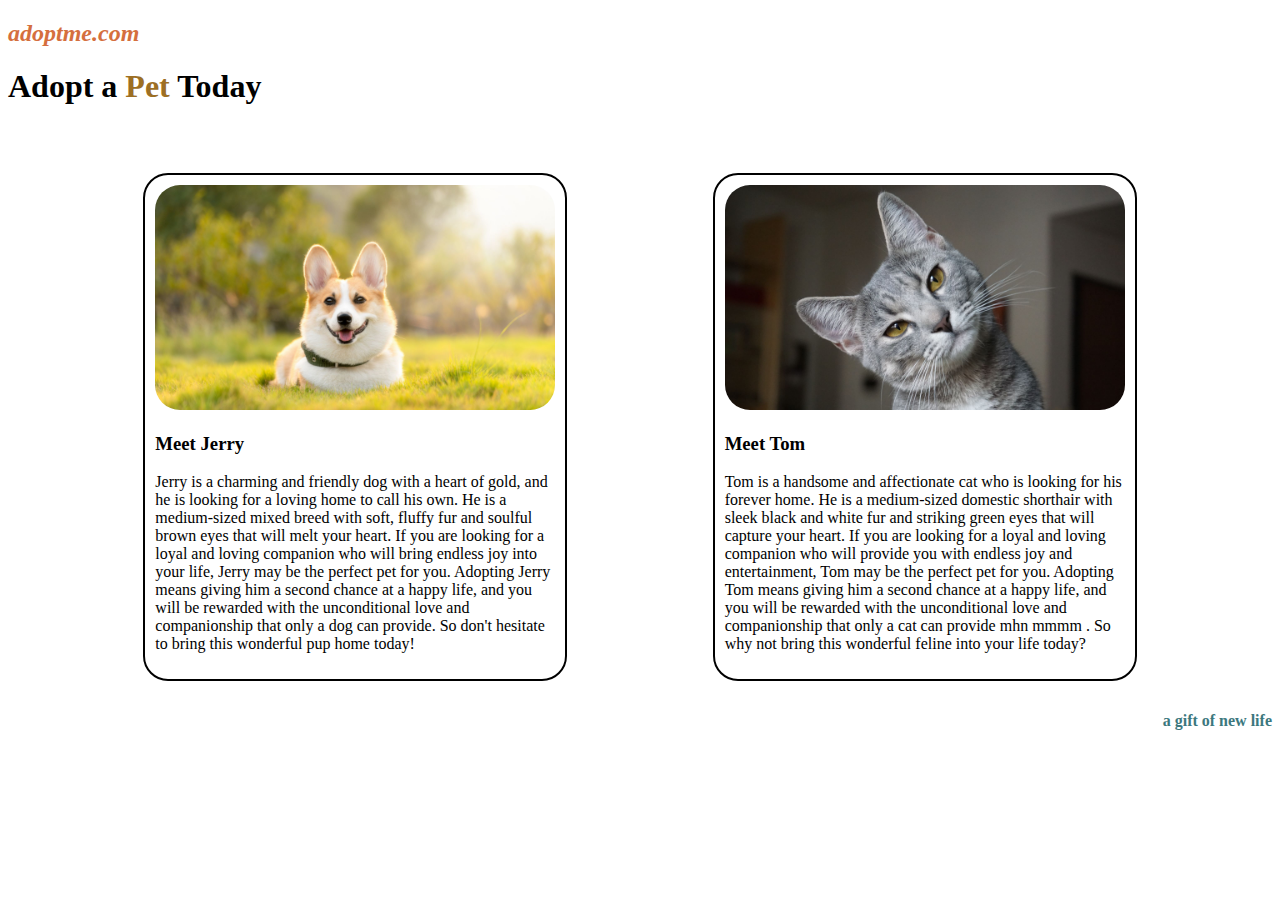
<file: PetsAdoption/index.html>
<!DOCTYPE html>
<html lang="en">
  <head>
    <meta charset="UTF-8" />
    <meta http-equiv="X-UA-Compatible" content="IE=edge" />
    <meta name="viewport" content="width=device-width, initial-scale=1.0" />
    <title>CSS</title>
    <link rel="stylesheet" href="style.css" />
  </head>
  <body>
    <h2><i>adoptme.com</i></h2>
    <h1>Adopt a <span>Pet</span> Today</h1>
    <br /><br />
    <div id="pets">
      <div class="card">
        <img src="dog.jpg" alt="jerry" />
        <h3>Meet Jerry</h3>
        <p>
          Jerry is a charming and friendly dog with a heart of gold, and he is
          looking for a loving home to call his own. He is a medium-sized mixed
          breed with soft, fluffy fur and soulful brown eyes that will melt your
          heart. If you are looking for a loyal and loving companion who will
          bring endless joy into your life, Jerry may be the perfect pet for
          you. Adopting Jerry means giving him a second chance at a happy life,
          and you will be rewarded with the unconditional love and companionship
          that only a dog can provide. So don't hesitate to bring this wonderful
          pup home today!
        </p>
      </div>
      <div class="card">
        <img src="cat.jpg" alt="tom" />
        <h3>Meet Tom</h3>
        <p>
          Tom is a handsome and affectionate cat who is looking for his forever
          home. He is a medium-sized domestic shorthair with sleek black and
          white fur and striking green eyes that will capture your heart. If you
          are looking for a loyal and loving companion who will provide you with
          endless joy and entertainment, Tom may be the perfect pet for you.
          Adopting Tom means giving him a second chance at a happy life, and you
          will be rewarded with the unconditional love and companionship that
          only a cat can provide mhn mmmm . So why not bring this wonderful
          feline into your life today?
        </p>
      </div>
    </div>
    <h4>a gift of new life</h4>
  </body>
</html>
</file>
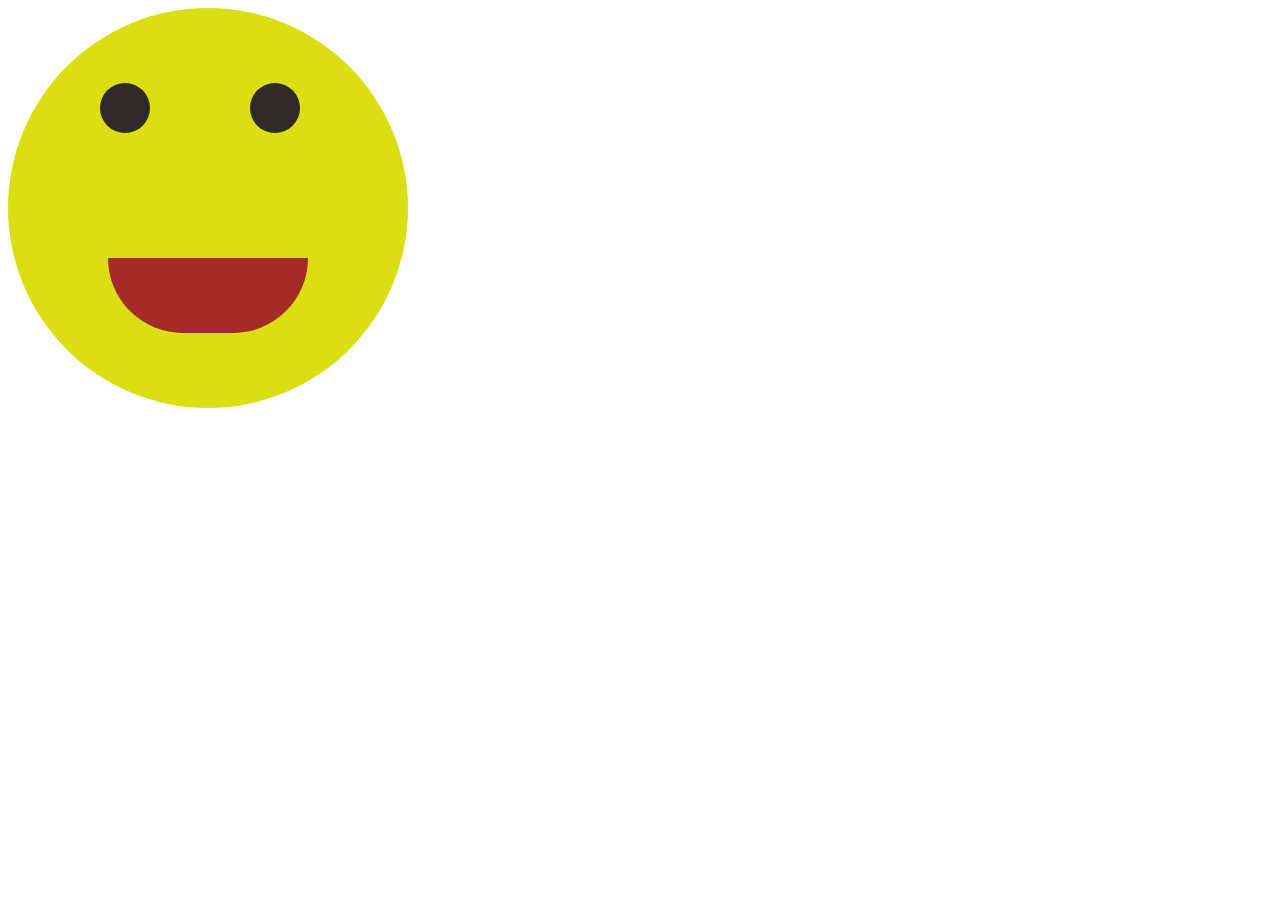
<file: Smily Face/index.html>
<!DOCTYPE html>
<html lang="en">
<head>
    <meta charset="UTF-8">
    <meta name="viewport" content="width=device-width, initial-scale=1.0">
    <title>Document</title>
    <link rel="stylesheet" href="style.css">
</head>
<body>
    <div class="face">
     
        <div class="mouth"></div>
        <div class="eyes">
            <div class="left-eye"></div>
            <div class="right-eye"></div>

        </div>
    </div>
</body>
</html>
</file>
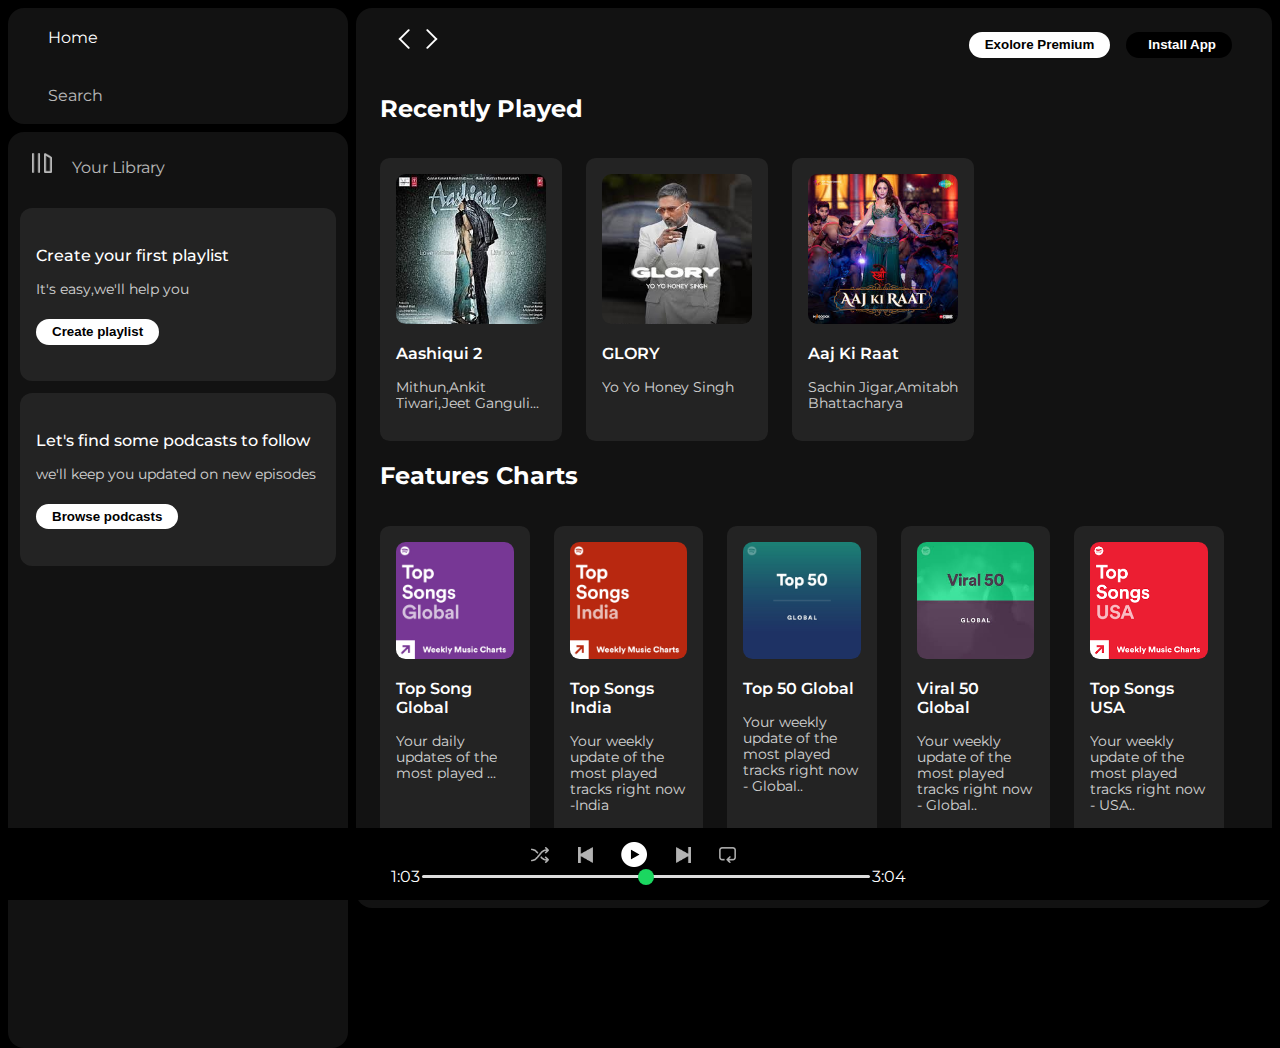
<file: SpotifyClone/index.html>
<!DOCTYPE html>
<html lang="en">
  <head>
    <meta charset="UTF-8" />
    <meta name="viewport" content="width=device-width, initial-scale=1.0" />
    <title>Spotify - Web Player: Music for everyone</title>
    <link
      rel="stylesheet"
      href="https://cdnjs.cloudflare.com/ajax/libs/font-awesome/6.6.0/css/all.min.css"
      integrity="sha512-Kc323vGBEqzTmouAECnVceyQqyqdsSiqLQISBL29aUW4U/M7pSPA/gEUZQqv1cwx4OnYxTxve5UMg5GT6L4JJg=="
      crossorigin="anonymous"
      referrerpolicy="no-referrer"
    />
    <link rel="icon" href="./image/logo.png" />
    <link rel="stylesheet" href="style.css" />
    <link rel="preconnect" href="https://fonts.googleapis.com" />
    <link rel="preconnect" href="https://fonts.gstatic.com" crossorigin />
    <link
      href="https://fonts.googleapis.com/css2?family=Montserrat:ital,wght@0,100..900;1,100..900&display=swap"
      rel="stylesheet"
    />
  </head>
  <body>
    <div class="main">
      <div class="sidebar">
        <div class="nav">
          <div class="nav-option" style="opacity: 1">
            <i class="fa-solid fa-house"></i>
            <a href="http://">Home</a>
          </div>
          <div class="nav-option">
            <i class="fa-solid fa-magnifying-glass"></i>
            <a href="http://">Search</a>
          </div>
        </div>
        <div class="library">
          <div class="options">
            <div class="lib-option nav-option">
              <img src="./image/library_icon.png" alt="" />
              <a href="http://">Your Library</a>
            </div>
            <div class="icons">
              <i class="fa-solid fa-plus"></i>
              <i class="fa-solid fa-arrow-right"></i>
            </div>
          </div>
          <div class="lib-box">
            <div class="box">
              <p class="box-p1">Create your first playlist</p>
              <p class="box-p2">It's easy,we'll help you</p>
              <button class="badge">Create playlist</button>
            </div>
            <div class="box">
              <p class="box-p1">Let's find some podcasts to follow</p>
              <p class="box-p2">we'll keep you updated on new episodes</p>
              <button class="badge">Browse podcasts</button>
            </div>
          </div>
        </div>
      </div>
      <div class="main-content">
        <div class="sticky-nav">
          <div class="sticky-nav-icons">
            <img src="./image/backward_icon.png" alt="" />
            <img src="./image/forward_icon.png" class="hide" alt="" />
          </div>
          <div class="sticky-nav-options">
            <button class="badge nav-item hide">Exolore Premium</button>
            <button class="badge nav-item dark-badge">
              <i class="fa-regular fa-circle-down" style="margin-right: 6px"></i
              >Install App
            </button>
            <i class="fa-regular fa-user"></i>
          </div>
        </div>

        <h2>Recently Played</h2>
        <div class="cards-container">
          <div class="card">
            <img src="./image/download (1).jpeg" class="card-img" alt="" />
            <p class="card-title">Aashiqui 2</p>
            <p class="card-info">Mithun,Ankit Tiwari,Jeet Ganguli...</p>
          </div>
          <div class="card">
            <img src="./image/download.jpeg" class="card-img" alt="" />
            <p class="card-title">GLORY</p>
            <p class="card-info">Yo Yo Honey Singh</p>
          </div>
          <div class="card">
            <img src="./image/download (4).jpeg" class="card-img" alt="" />
            <p class="card-title">Aaj Ki Raat</p>
            <p class="card-info">Sachin Jigar,Amitabh Bhattacharya</p>
          </div>
        </div>

        <h2>Features Charts</h2>
        <div class="cards-container">
          <div class="card">
            <img src="./image/card5img.jpeg" class="card-img" alt="" />
            <p class="card-title">Top Song Global</p>
            <p class="card-info">Your daily updates of the most played ...</p>
          </div>
          <div class="card">
            <img src="./image/card6img.jpeg" class="card-img" alt="" />
            <p class="card-title">Top Songs India</p>
            <p class="card-info">
              Your weekly update of the most played tracks right now -India
            </p>
          </div>
          <div class="card">
            <img src="./image/card1img.jpeg" class="card-img" alt="" />
            <p class="card-title">Top 50 Global</p>
            <p class="card-info">
              Your weekly update of the most played tracks right now - Global..
            </p>
          </div>
          <div class="card">
            <img src="./image/download (5).jpeg" class="card-img" alt="" />
            <p class="card-title">Viral 50 Global</p>
            <p class="card-info">
              Your weekly update of the most played tracks right now - Global..
            </p>
          </div>
          <div class="card">
            <img src="./image/download.png" class="card-img" alt="" />
            <p class="card-title">Top Songs USA</p>
            <p class="card-info">
              Your weekly update of the most played tracks right now - USA..
            </p>
          </div>
        </div>

        <h2>Trending now near you</h2>
        <div class="cards-container">
          <div class="card">
            <img src="./image/download (6).jpeg" class="card-img" alt="" />
            <p class="card-title">Tauba Tauba</p>
            <p class="card-info">Tauba Tauba (From "Bad Newz")</p>
          </div>
          <div class="card">
            <img src="./image/download (7).jpeg" class="card-img" alt="" />
            <p class="card-title">Sajni</p>
            <p class="card-info">Sajni (From "Laapataa Ladies")</p>
          </div>
          <div class="card">
            <img src="./image/download (8).jpeg" class="card-img" alt="" />
            <p class="card-title">Zaroori Tha</p>
            <p class="card-info">Song by Rahat Fateh Ali Khan</p>
          </div>
          <div class="card">
            <img src="./image/download (9).jpeg" class="card-img" alt="" />
            <p class="card-title">Tainu Kahabar Nahin</p>
            <p class="card-info">
              Song by Amitabh Bhattacharya, Arijit Singh, and Sachin–Jigar
            </p>
          </div>
          <div class="card">
            <img src="./image/download (10).jpeg" class="card-img" alt="" />
            <p class="card-title">Tumhare Hi Rahenge Hum</p>
            <p class="card-info">
              Amitabh Bhattacharya, Sachin-Jigar, Varun Jain, Shilpa Rao
            </p>
          </div>
        </div>

        <h2>Popular Albums</h2>
        <div class="cards-container">
          <div class="card">
            <img src="./image/download (11).jpeg" class="card-img" alt="" />
            <p class="card-title">Khubsurat</p>
            <p class="card-info">
              Song by Amitabh Bhattacharya, Sachin–Jigar, and Vishal Mishra
            </p>
          </div>
          <div class="card">
            <img src="./image/download (12).jpeg" class="card-img" alt="" />
            <p class="card-title">Brown Rang</p>
            <p class="card-info">Song by Yo Yo Honey Singh</p>
          </div>
          <div class="card">
            <img src="./image/download (13).jpeg" class="card-img" alt="" />
            <p class="card-title">Blue Eyes</p>
            <p class="card-info">Song by Yo Yo Honey Singh</p>
          </div>
          <div class="card">
            <img src="./image/download (14).jpeg" class="card-img" alt="" />
            <p class="card-title">Love Dose</p>
            <p class="card-info">
              Yo Yo Honey Singh, Urvashi Rautela | Shor | Bhushan Kumar
            </p>
          </div>
          <div class="card">
            <img src="./image/download (15).jpeg" class="card-img" alt="" />
            <p class="card-title">High Heels</p>
            <p class="card-info">Jaz Dhami, Yo Yo Honey Singh · 2012.</p>
          </div>
        </div>

        <div class="footer">
          <div class="line"></div>
        </div>
      </div>
      <div class="music-player">
        <div class="album"></div>
        <div class="player">
          <div class="player-controls">
            <img
              src="./image/player_icon1.png"
              class="player-control-icon"
              alt=""
            />
            <img
              src="./image/player_icon2.png"
              class="player-control-icon"
              alt=""
            />
            <img
              src="./image/player_icon3.png"
              class="player-control-icon big"
              alt=""
            />
            <img
              src="./image/player_icon4.png"
              class="player-control-icon"
              alt=""
            />
            <img
              src="./image/player_icon5.png"
              class="player-control-icon"
              alt=""
            />
          </div>
          <div class="playback-bar">
            <span class="curr-time">1:03</span>
            <input
              type="range"
              min="0"
              max="100"
              step="2"
              class="progress-bar"
            />
            <span class="tot-time">3:04</span>
          </div>
        </div>
        <div class="controls"></div>
      </div>
    </div>
  </body>
</html>
</file>
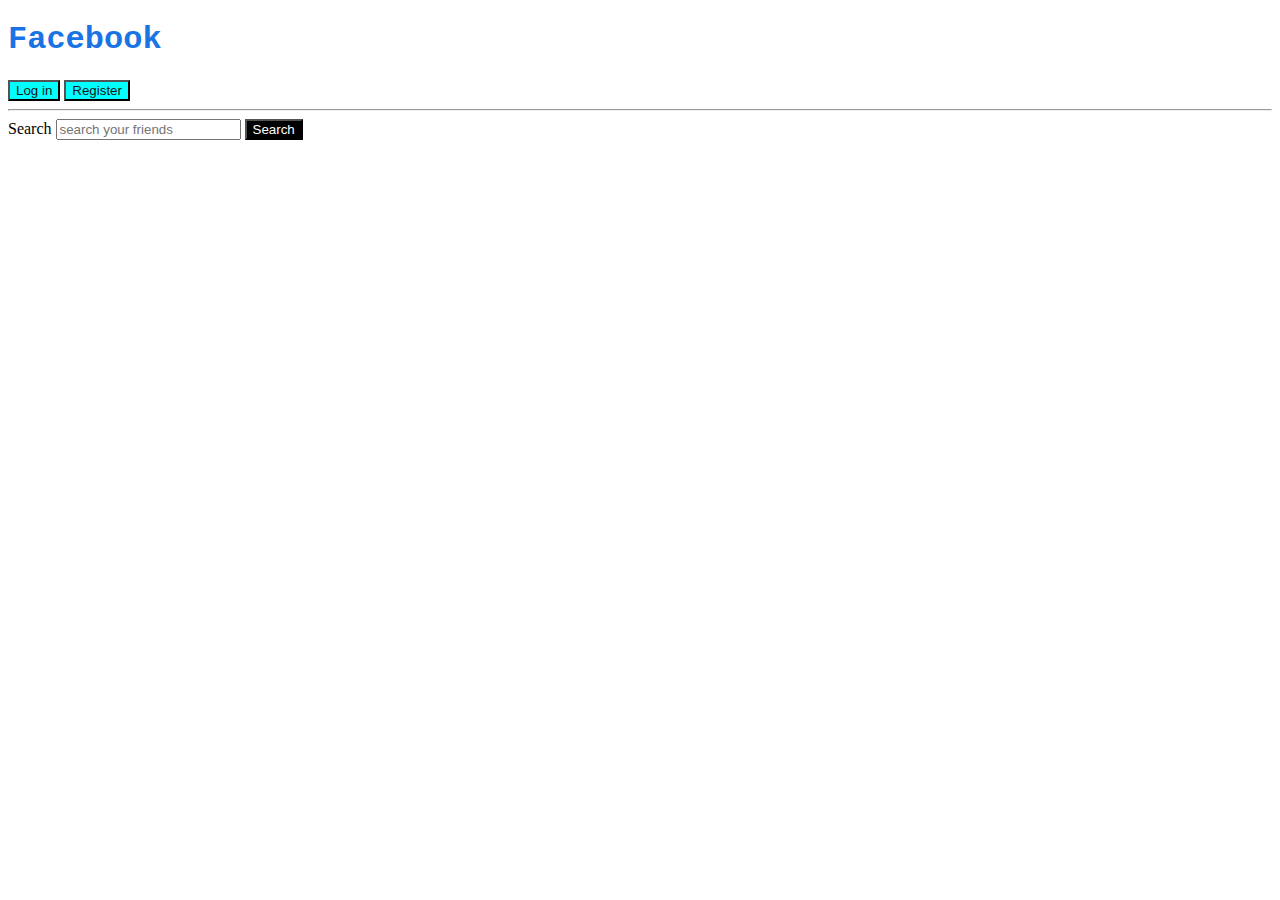
<file: practiceQs/PracticeQs.html>
<!DOCTYPE html>
<html lang="en">
  <head>
    <meta charset="UTF-8" />
    <meta http-equiv="X-UA-Compatible" content="IE=edge" />
    <meta name="viewport" content="width=device-width, initial-scale=1.0" />
    <title>Practice Qs</title>
    <link rel="stylesheet" href="Practiceqs.css">
  </head>
  <body>
    <h1>Facebook</h1>
    <button class="userbtn">Log in</button>
    <button class="userbtn">Register</button>
    <hr />
    <label for="search">Search</label>
    <input placeholder="search your friends" id="search" />
    <button id="searchbtn">Search</button>
  </body>
</html>
</file>
<file: PetsAdoption/style.css>
.card {
    width: 400px;
    border: 2px solid black;
    border-radius: 25px;
    padding: 10px;
    margin: 10px;
  }
  
  img {
    width: 100%;
    border-radius: 25px;
  }
  
  h2 {
    color: #d56f3e;
  }
  
  span {
    color: #9d6f24;
  }
  
  h4 {
    text-align: right;
    color: #3c787e;
  }
  
  #pets {
    display: flex;
    justify-content: space-evenly;
  }
@media (max-width: 400px) {
  #pets{
    flex-wrap: wrap;
  }
}
</file>
<file: Smily Face/style.css>
.face {
    height: 400px;
    width: 400px;
    background-color: rgb(219, 222, 19);
    border-radius: 50%;
}
.mouth{
    width: 200px;
    height: 75px;
    background-color: brown;
    border-radius: 0 0 80px 80px;
    position: relative;
    top: 250px;
    left: 100px;
}
.left-eye,.right-eye {
    width: 50px;
    height: 50px;
    border-radius: 50%;
    background-color: rgb(49, 40, 40);
    display: inline-block;
    position:absolute;
    left: 100px;
    right: 100px;
}
.right-eye {
    left: 250px;
 

}
</file>
<file: SpotifyClone/style.css>
body {
  font-family: "Montserrat", sans-serif;
  margin: 0;
  background-color: black;
  color: white;
  overflow: hidden;
}
.main {
  display: flex;
  height: 100vh;
  padding: 0.5rem;
}

.sidebar {
  background-color: black;
  width: 340px;
  border-radius: 1rem;
  margin-right: 0.5rem;
}
.main-content {
  background-color: #121212;
  flex: 1;
  border-radius: 1rem;
  overflow: auto;
  padding: 0 1.5rem 0 1.5rem;
}
.music-player {
  background-color: black;
  position: fixed;
  bottom: 0px;
  width: 100%;
  height: 72px;
}
a {
  text-decoration: none;
  color: white;
}
.nav {
  background-color: #121212;
  border-radius: 1rem;
  display: flex;
  flex-direction: column;
  justify-content: center;
  height: 100px;
  padding: 0.5rem 0.75rem;
}
.nav-option {
  line-height: 2.5rem;
  opacity: 0.7;
  padding: 0.5rem 0.75rem;
}
.nav-option:hover {
  opacity: 1;
}
.nav-option i {
  font-size: 1.25rem;
}
.nav-option a {
  font-size: 1rem;
  margin-left: 1rem;
}
.library {
  background-color: #121212;
  border-radius: 1rem;
  height: 100%;
  margin-top: 0.5rem;
  padding: 0.5rem 0.75rem;
}
.options {
  display: flex;
  justify-content: space-between;
  align-items: center;
}
.lib-option img {
  height: 1.25rem;
  width: 1.25rem;
}

.icons {
  font-size: 1.25rem;
  display: flex;
}
.icons i {
  opacity: 0.7;
  margin-right: 1rem;
}
.icons i:hover {
  opacity: 1;
}
.box {
  background-color: #232323;
  height: 8rem;
  border-radius: 0.75rem;
  margin: 0.75rem 0 0.75rem 0;
  padding: 1.4rem 1rem;
}
.box-p1 {
  font-size: 1rem;
  font-weight: 500;
}
.box-p2 {
  font-size: 0.85rem;
  opacity: 0.8;
}
.badge {
  background-color: #fff;
  border: none;
  border-radius: 100px;
  padding: 0.25rem 1rem;
  font-weight: 700;
  margin-top: 0.5rem;
  height: 1.6rem;
  width: fit-content;
}
.sticky-nav {
  position: sticky;
  top: 0;
  background-color: #121212;
  display: flex;
  justify-content: space-between;
  align-items: center;
  padding: 1rem 0 1rem 0;
  z-index: 2;
}
.sticky-nav-icons {
  margin-left: 0.75rem;
}
.sticky-nav-options {
  display: flex;
  justify-items: center;
  align-items: center;
}
.nav-item {
  margin-right: 1rem;
}
.dark-badge {
  background-color: #000;
  color: #fff;
}
@media (max-width: 1000px) {
  .hide {
    display: none;
  }
}
.card {
  background-color: #232323;
  width: 150px;
  border-radius: 0.6rem;
  padding: 1rem;
  margin-right: 1.5rem;
  margin-top: 1rem;
}
.cards-container {
  display: flex;
}
.card-img {
  width: 100%;
  border-radius: 0.6rem;
}
.card-title {
  font-weight: 600;
}
.card-info {
  font-size: 0.85rem;
  opacity: 0.8;
}
.footer {
  height: 250px;
  display: flex;
  justify-content: center;
  align-items: center;
}
.line {
  width: 90%;
  height: 30%;
  border-top: 1px solid white;
  opacity: 0.4;
}
.music-player {
  display: flex;
  justify-content: space-between;
  align-items: center;
}
.album {
  width: 25%;
}
.player {
  width: 50%;
}
.controls {
  width: 25%;
}
.player-controls {
  display: flex;
  justify-content: center;
  align-items: center;
}
.player-control-icon {
  height: 1rem;
  height: 1rem;
  margin-right: 1.8rem;
  opacity: 0.7;
}
.player-control-icon:hover {
  opacity: 1;
}
.big {
  opacity: 1;
  height: 1.6rem;
}
.playback-bar {
  display: flex;
  justify-content: center;
  align-items: center;
}
.progress-bar {
  width: 70%;
  appearance: none;
  background-color: transparent;
  cursor: pointer;
}
.progress-bar::-webkit-slider-runnable-track {
  background-color: #ddd;
  border-radius: 100px;
  height: 0.2rem;
}
.progress-bar::-webkit-slider-thumb {
  appearance: none;
  width: 1rem;
  height: 1rem;
  background-color: #1bd760;
  border-radius: 50%;
  margin-top: -6px;
}
</file>
<file: practiceQs/Practiceqs.css>
h1{
   color: #1b74e4; 
   font-family: 'Courier New', Courier, monospace;
}
.userbtn{
    color: rgb(23, 20, 20);
    background-color: aqua;
}
#searchbtn{
    color: white;
    background-color: black;
}
</file>
